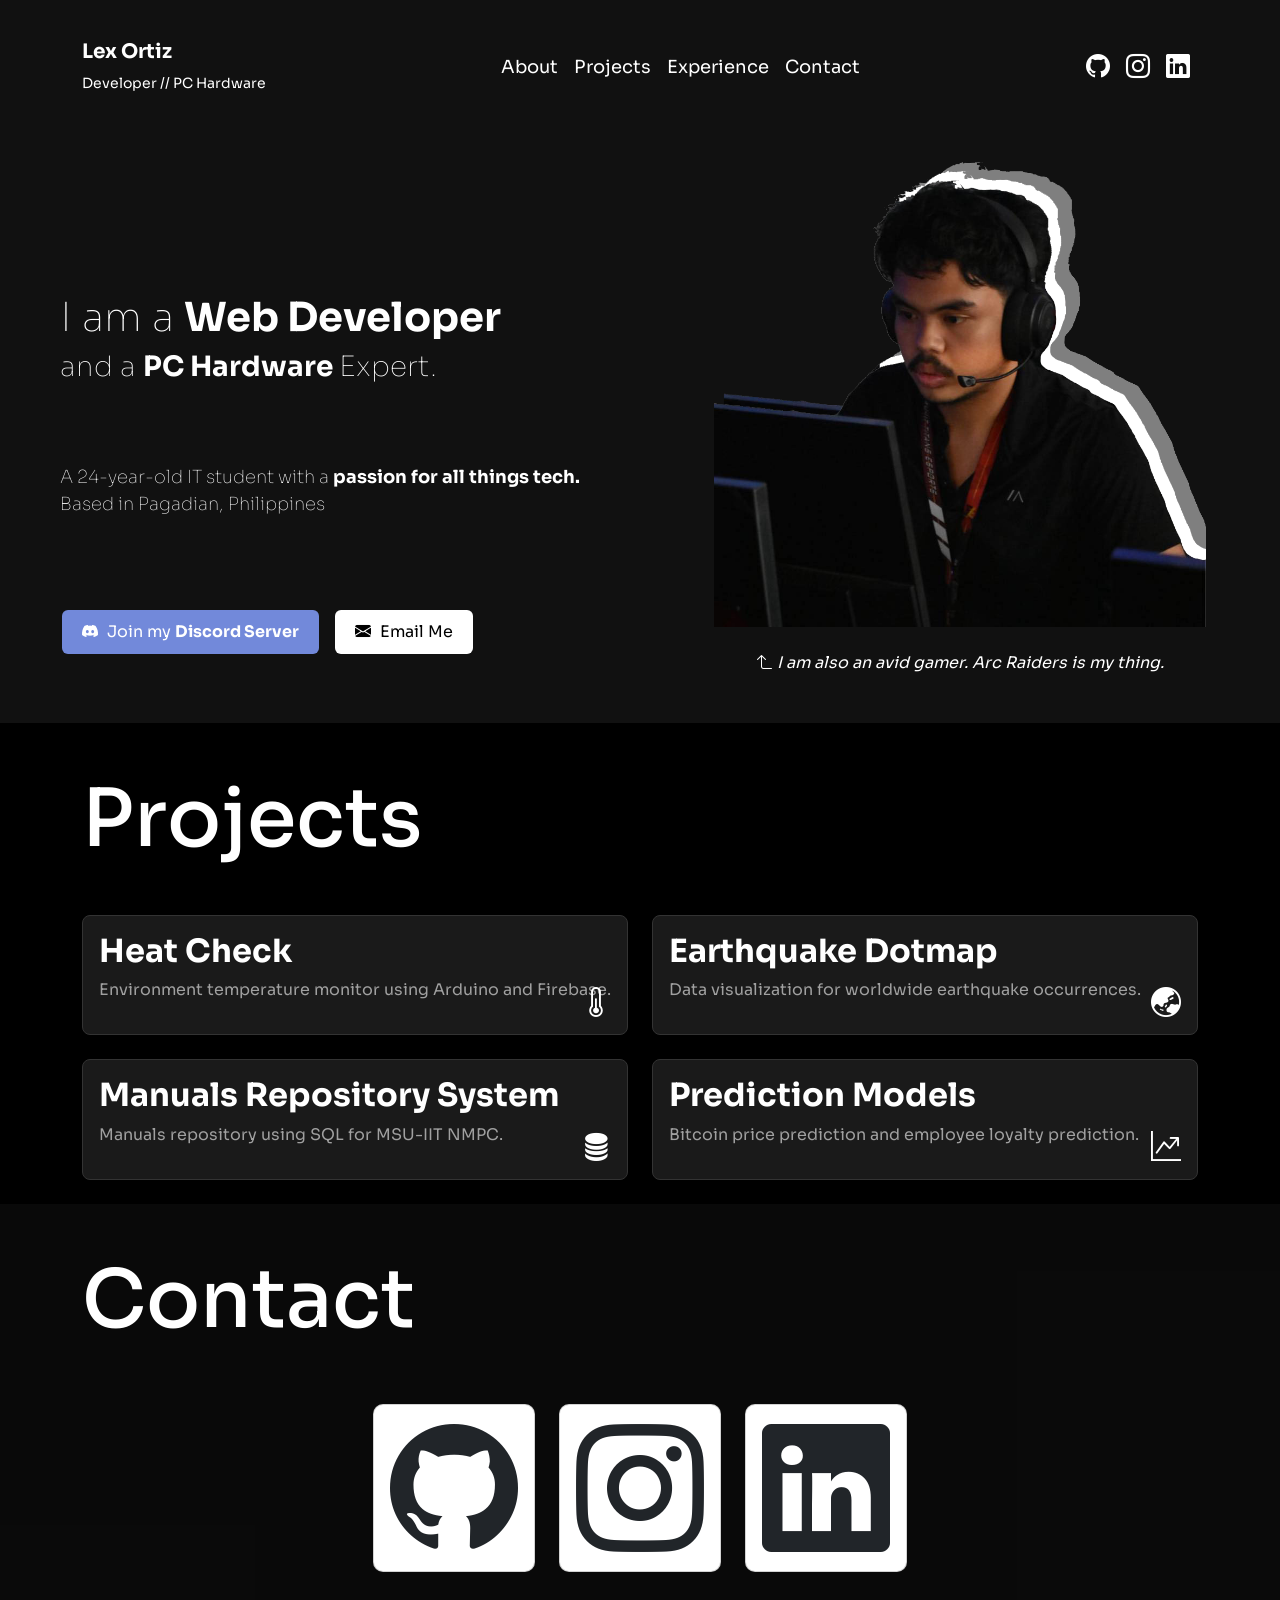
<file: index.html>
<!DOCTYPE html>
<html lang="en">

<head>
    <meta charset="UTF-8">
    <meta name="viewport" content="width=device-width, initial-scale=1.0">
    <title>Lex Ortiz - Portfolio</title>

    <!-- Bootstrap CSS -->
    <link href="https://cdn.jsdelivr.net/npm/bootstrap@5.3.3/dist/css/bootstrap.min.css" rel="stylesheet"
        integrity="sha384-QWTKZyjpPEjISv5WaRU9OFeRpok6YctnYmDr5pNlyT2bRjXh0JMhjY6hW+ALEwIH" crossorigin="anonymous">
    <!-- Bootstrap Icons -->
    <link rel="stylesheet" href="https://cdn.jsdelivr.net/npm/bootstrap-icons@1.11.3/font/bootstrap-icons.min.css">
    <!-- External CSS -->
    <link rel="stylesheet" type="text/css" href="../static/css/styles.css">
    <link rel="stylesheet" type="text/css" href="static/css/styles.css">
    <!-- Google Fonts -->
    <link href='https://fonts.googleapis.com/css?family=Sora' rel='stylesheet'>


</head>

<body>

    <div>
        <!-- START OF NAVBAR -->
        <nav class="navbar navbar-expand-md custom-navbar">
            <div class="container">
                <!-- Navbar Brand / Left-hand side -->
                <a class="navbar-brand" href="#">
                    <span id="name-tag">Lex Ortiz</span>
                    <br>
                    <span id="expertise-tag">Developer // PC Hardware</span>
                </a>
        
                <!-- Navbar Toggler for mobile -->
                <button class="navbar-toggler" type="button" data-bs-toggle="collapse" data-bs-target="#navbarNav"
                    aria-controls="navbarNav" aria-expanded="false" aria-label="Toggle navigation">
                    <span class="navbar-toggler-icon"></span>
                </button>
        
                <!-- Collapsible content -->
                <div class="collapse navbar-collapse" id="navbarNav">
                    <!-- Navigation Links / Center -->
                    <ul class="navbar-nav mx-auto">
                        <li class="nav-item">
                            <a class="nav-link active" aria-current="page" href="#">About</a>
                        </li>
                        <li class="nav-item">
                            <a class="nav-link" href="#">Projects</a>
                        </li>
                        <li class="nav-item">
                            <a class="nav-link" href="#">Experience</a>
                        </li>
                        <li class="nav-item">
                            <a class="nav-link" href="#">Contact</a>
                        </li>
                    </ul>
        
                    <!-- Icons / Right-hand side -->
                    <ul class="navbar-nav flex-row">
                        <li class="nav-item"><a class="nav-link px-2" href="https://github.com/lexxyboi" target="_blank"><i class="bi bi-github"></i></a></li>
                        <li class="nav-item"><a class="nav-link px-2" href="https://www.instagram.com/lexxyboiii" target=" _blank"><i class="bi bi-instagram"></i></a></li>
                        <li class="nav-item"><a class="nav-link px-2" href="https://www.linkedin.com/in/lex-ortiz-1b74b229b/" target="_blank"><i class="bi bi-linkedin"></i></a></li>
                    </ul>
                </div>
            </div>
        </nav>
        <!-- END OF NAVBAR -->

        <!-- START OF HERO SECTION -->
        <div class="container-fluid" style="background-color: #111; color: white;">
            <div class="row">
                <!-- Left Column -->
                <div id="left-column-hero"
                    class="col-md-6 pb-5 d-flex flex-column align-items-center order-2 order-md-1">

                    <div class="text-left slide-up">
                        <h1>
                            <span id="i-am-a-hero"> I am a </span>
                            <span style="font-weight: bold;">Web Developer</span>
                        </h1>
                        <h3>
                            <span id="and-a-hero"> and a </span>
                            <span style="font-weight: bold;"> PC Hardware</span>
                            <span id="and-a-hero">Expert.</span>
                        </h3>
                        <br><br><br>
                        <p id="description-hero">A 24-year-old IT student with a <span id="passion-hero">passion
                                for
                                all things tech.</span><br> Based in
                            Pagadian, Philippines </p>
                        <br><br><br>
                        <div class="d-flex">
                            <a id="discord-btn-hero" class="btn text-left" href="https://discord.gg/xRWHTrvrDV"
                                target="_blank">
                                <i class="bi bi-discord" style="margin-right: 5px;"></i> Join my <span
                                    id="discord-server-hero">Discord Server</span>
                            </a>
                            &nbsp;&nbsp;&nbsp;
                            <a id="contact-btn-hero" class="btn text-left">
                                <i class="bi bi-envelope-fill" style="margin-right: 5px;"></i>
                                Email Me
                            </a>
                        </div>
                    </div>
                </div>

                <!-- Right Column -->
                <div class="col-md-6 pb-5 d-flex flex-column align-items-center order-1 order-md-2">
                    <img src="static/img/lex-pfpnew2.png" alt="A picture of me"
                        src="static/img/lex-pfpnew2.png" alt="A picture of me"
                        class="img-fluid lexxo-hero slide-up">
                    <br>
                    <i class="bi bi-arrow-90deg-up slide-up"> I am also an avid gamer. Arc Raiders is my thing.</i>
                </div>
            </div>
        </div>
        <!-- END OF HERO SECTION -->

        <!-- PROJECT SECTION -->
        <div class="container-fluid" style="background-color: black; color: white;">
            <!-- PROJECT TEXT div -->
            <div class="container">
                <h1 id="project-text" class="pt-5">Projects
                </h1>
            </div>
            <!-- PROJECT CARDS div -->
            <div class="container mt-5">
                <div class="row">
                    <!-- Project 1 -->
                    <div class="col-md-6 pb-4">
                        <div class="project-card card">
                            <div class="card-body d-flex flex-column justify-content-center">
                                <h2 class="project-card-text">Heat Check</h2>
                                <p class="project-subtext">Environment temperature monitor using Arduino and Firebase.
                                </p>
                                <a href="https://github.com/lexxyboi/temptracker" class="stretched-link"
                                    target="_blank"></a>
                                <i class="project-card-icon bi bi-thermometer-half position-absolute bottom-0 end-0">
                                </i>
                            </div>
                        </div>
                    </div>

                    <!-- Project 2 -->
                    <div class="col-md-6 pb-4">
                        <div class="project-card card">
                            <div class="card-body d-flex flex-column justify-content-center position-relative">
                                <h2 class="project-card-text">Earthquake Dotmap</h2>
                                <p class="project-subtext">Data visualization for worldwide earthquake occurrences.
                                </p>
                                <a href="https://github.com/lexxyboi/data-visualization-project" class="stretched-link"
                                    target="_blank"></a>
                                <i class="project-card-icon bi bi-globe-asia-australia position-absolute bottom-0 end-0">
                                </i>
                            </div>
                        </div>
                    </div>

                    <!-- Project 3 -->
                    <div class="col-md-6 pb-4">
                        <div class="project-card card">
                            <div class="card-body d-flex flex-column justify-content-center">
                                <h2 class="project-card-text">Manuals Repository System</h2>
                                <p class="project-subtext">Manuals repository using SQL for MSU-IIT NMPC.</p>
                                <a href="https://github.com/Emanskie/coopmanual1stprog" class="stretched-link"
                                    target="_blank"></a>
                                <i class="project-card-icon bi bi-database-fill position-absolute bottom-0 end-0">
                                </i>
                            </div>
                        </div>
                    </div>

                    <!-- Project 4 -->
                    <div class="col-md-6 pb-4">
                        <div class="project-card card">
                            <div class="card-body d-flex flex-column justify-content-center">
                                <h2 class="project-card-text">Prediction Models</h2>
                                <p class="project-subtext">Bitcoin price prediction and employee loyalty prediction.</p>
                                <a href="https://github.com/lexxyboi/machine-learning-project" class="stretched-link"
                                    target="_blank"></a>
                                <i class="project-card-icon bi bi-graph-up-arrow position-absolute bottom-0 end-0">
                                </i>
                            </div>
                        </div>
                    </div>
                </div>
            </div>
        </div>
        <!-- END OF PROJECT SECTION -->

        <!-- CONTACT SECTION -->

        <!-- Contact Section div -->
        <div class="container-fluid" style="background-color: #040404f9; color: white;">
            <!-- Reused project-text id for section header -->
            <div class="container">
                <h1 id="project-text" class="pt-5">Contact
                </h1>
            </div>
            <!-- Div to hold the contact icons, and must be center -->
            <div class="container d-flex pb-5 pt-5  justify-content-center">
                <div class="row">
                    <!-- Contact Card 1 -->
                    <div class="col-12 col-md-4 mb-4 mb-md-0">
                        <div id="github-contact-card" class="card h-100">
                            <div class="card-body d-flex flex-column position-relative">
                                <i id="contact-icon" class="github-card-icon d-flex align-items-center justify-content-center bi bi-github"></i>
                                <a href="https://github.com/lexxyboi" target="_blank" class="stretched-link"></a>
                            </div>
                        </div>
                    </div>
                    <!-- Contact Card 2 -->
                    <div class="col-12 col-md-4 mb-4 mb-md-0">
                        <div id="instagram-contact-card" class="card h-100">
                            <div class="card-body d-flex flex-column position-relative">
                                <i id="contact-icon" class="instagram-card-icon d-flex align-items-center justify-content-center bi bi-instagram"></i>
                                <a href="https://www.instagram.com/lexxyboiii" target="_blank" class="stretched-link"></a>
                            </div>
                        </div>
                    </div>
                    <!-- Contact Card 3 -->
                    <div class="col-12 col-md-4">
                        <div id="linkedin-contact-card" class="card h-100">
                            <div class="card-body d-flex flex-column position-relative">
                                <i id="contact-icon" class="linkedin-card-icon d-flex align-items-center justify-content-center bi bi-linkedin"></i>
                                <a href="https://www.linkedin.com/in/lex-ortiz-1b74b229b/" target="_blank" class="stretched-link"></a>
                            </div>
                        </div>
                    </div>
                </div>
            </div>
        </div>


        <!-- Bootstrap JS -->
        <script src="https://cdn.jsdelivr.net/npm/bootstrap@5.3.3/dist/js/bootstrap.bundle.min.js"
            integrity="sha384-YvpcrYf0tY3lHB60NNkmXc5s9fDVZLESaAA55NDzOxhy9GkcIdslK1eN7N6jIeHz"
            crossorigin="anonymous"></script>
        <!-- Main JS -->
        <script src="../static/js/index.js"></script>
        <script src="static/js/index.js"></script>
</body>
</html>
</file>
<file: static/css/styles.css>
body {
  font-family: "Sora", sans-serif;
  /* Add other CSS rules as needed */
}

/*=============================================
=            NAVBAR SECTION       =
=============================================*/

.custom-navbar {
  padding: 2rem;
  background-color: #111;
}

.navbar-toggler {
  background-color: #c0c0c0;
}

.navbar-brand,
.navbar-nav .nav-link {
  color: white !important;
}

.nav-link .bi {
  font-size: 24px; /* adjust this value to change the size of the icons */
}

.nav-link {
  font-size: 18px;
}

#expertise-tag {
  font-size: 14px;
}

#name-tag {
  font-weight: bold;
}

/*=============================================
=            HERO SECTION           =
=============================================*/

#i-am-a-hero {
  font-weight: lighter;
}

#and-a-hero {
  font-weight: lighter;
}

#description-hero {
  font-size: large;
  font-weight: lighter;
}

#passion-hero {
  font-weight: bold;
}

#left-column-hero {
  padding-top: 10rem;
}

.lexxo-hero {
  width: 80%;
  height: auto;
}

#discord-btn-hero {
  background-color: #7289da;
  color: white;
  border: none;
  padding: 10px 20px;
  text-align: center;
  text-decoration: none;
  display: inline-block;
  font-size: 16px;
  margin: 4px 2px;
  transition-duration: 0.4s;
  cursor: pointer;
}

#discord-btn-hero:hover {
  background-color: white;
  color: #7289da;
}

#discord-server-hero {
  font-weight: bold;
}

#contact-btn-hero {
  background-color: white;
  color: black;
  border: none;
  padding: 10px 20px;
  text-align: center;
  text-decoration: none;
  font-size: 16px;
  margin: 4px 2px;
  transition-duration: 0.4s;
}

#contact-btn-hero:hover {
  background-color: rgb(172, 172, 172);
  color: #000000;
}

/*=============================================
=            PROJECT SECTION            =
=============================================*/
.project-card {
  background-color: #1a1a1a;
  border: 1px solid #333;
  border-radius: 8px;
  transition: border-color 0.3s ease;
  height: 100%;
}

.project-card:hover {
  border-color: #c0c0c0;
}

#project-text {
  font-size: clamp(2.5rem, 8vw, 5rem);
}

.project-card-text {
  color: white;
  font-weight: bold;
}

.project-subtext {
  color: #a0a0a0;
}

.project-card-icon {
  color: white;
  font-size: 30px;
  padding: 0.5rem 1rem;
}

/*=============================================
=            CONTACT SECTION           =
=============================================*/

#contact-icon {
  font-size: clamp(4rem, 20vw, 8rem);
  transition: ease-in 0.2s;
}

#github-contact-card {
  background-color: #ffffff;
  border-radius: 10px;
  padding: 2%;
  transition: ease-in 0.2s;
}

#github-contact-card:hover {
  background-color: #171515;
  transition: ease-in 0.2s;
}

.github-card-icon:hover {
  color: white;
  transition: ease-in 0.2s;
}

#instagram-contact-card {
  background-color: #ffffff;
  border-radius: 10px;
  padding: 2%;
  transition: ease-in 0.2s;
}

#instagram-contact-card:hover {
  background: linear-gradient(
    45deg,
    #feda75,
    #fa7e1e,
    #d62976,
    #962fbf,
    #4f5bd5
  );
  transition: background-c ease-in 0.2s;
}

.instagram-card-icon:hover {
  color: white;
  transition: ease-in 0.2s;
}

#linkedin-contact-card {
  background-color: #ffffff;
  border-radius: 10px;
  padding: 2%;
  transition: ease-in 0.2s;
}

.linkedin-card-icon:hover {
  color: #0a66c2;
  transition: ease-in 0.3s;
}

/*=============================================
=            ANIMATIONS            =
=============================================*/

/**
 *
 * Slide Up Animation (Modular, just add slide-up to class)
 *
 */

.slide-up {
  animation: slideUp 1.2s ease-in-out;
}

@keyframes slideUp {
  0% {
    transform: translateY(100%);
    opacity: 0;
  }
  100% {
    transform: translateY(0%);
    opacity: 1;
  }
}

/*=============================================
=            MOBILE RESPONSIVENESS            =
=============================================*/

@media (max-width: 767.98px) {
  #left-column-hero {
    padding-top: 4rem;
    text-align: center;
  }

  .custom-navbar .navbar-nav {
    align-items: center;
    padding-top: 1rem;
  }
}
</file>
